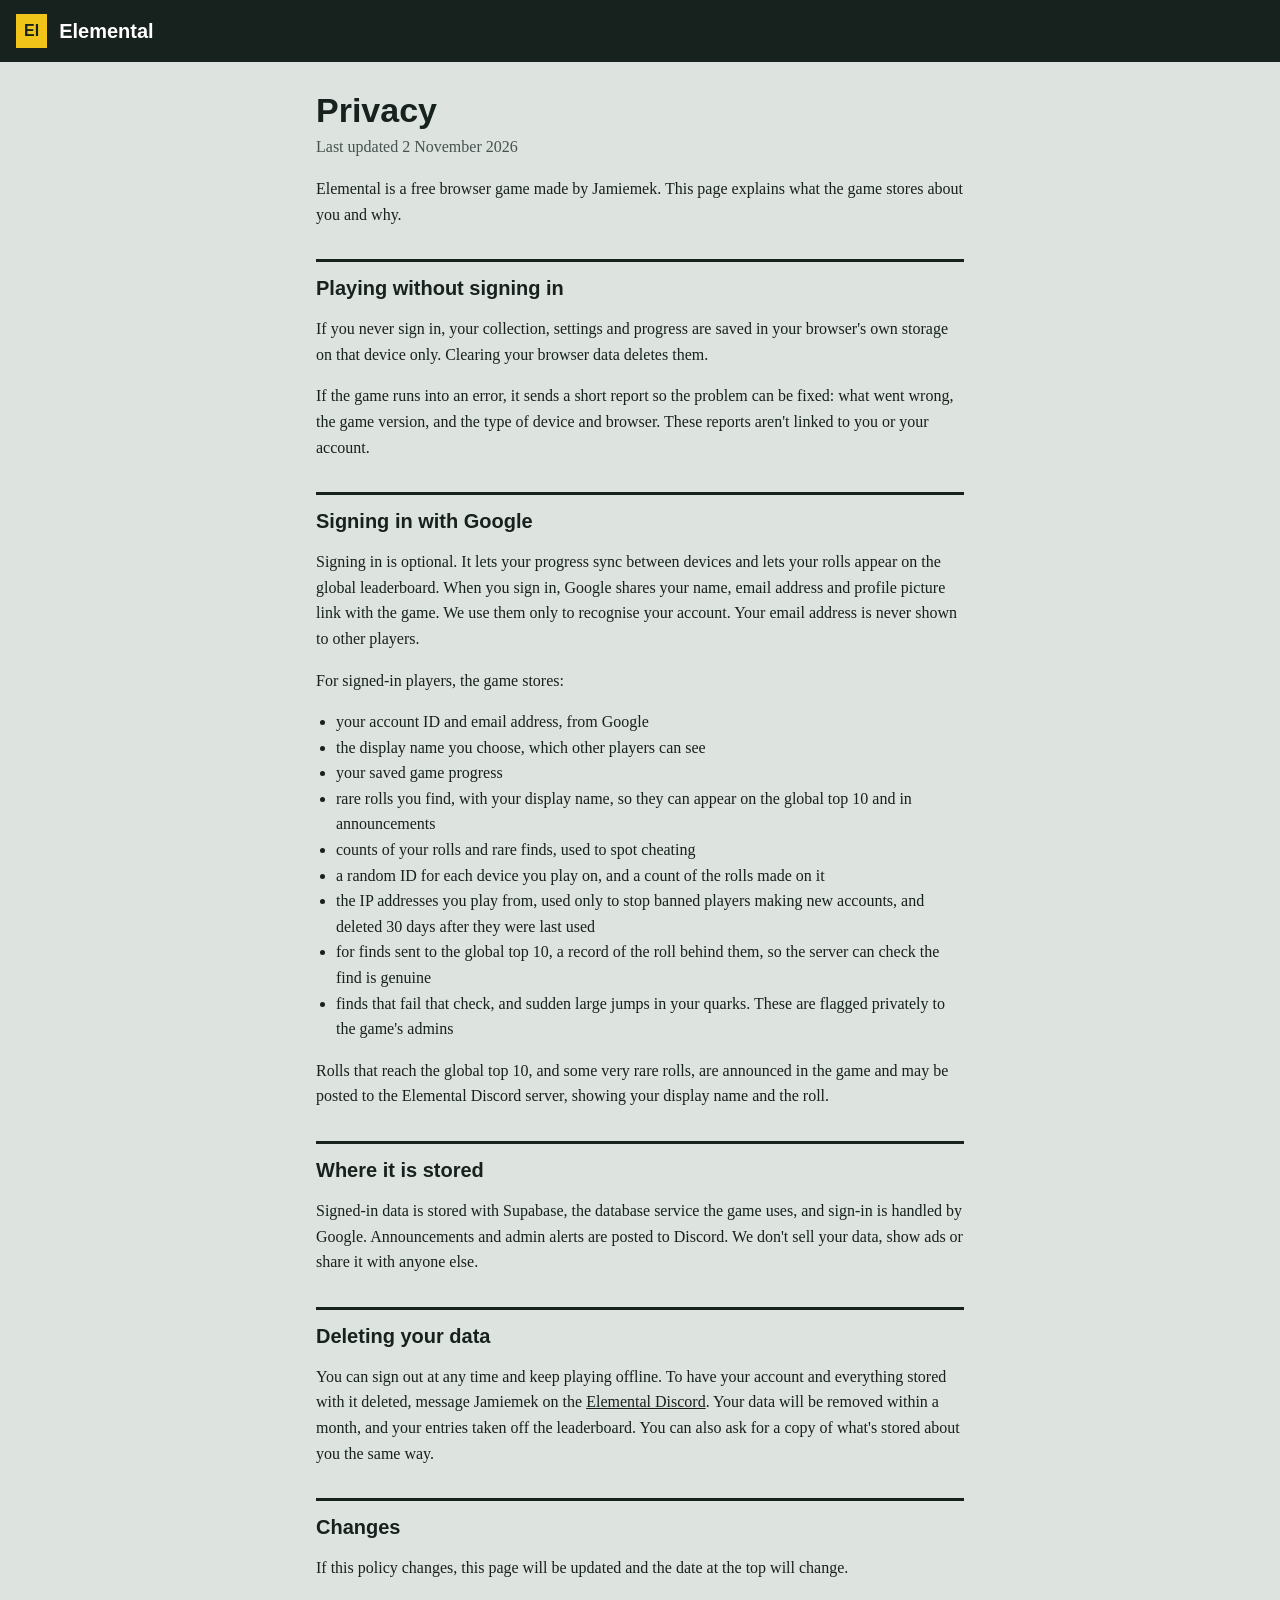
<file: privacy.html>
<!doctype html>
<html lang="en">
<head>
<meta charset="utf-8">
<meta name="viewport" content="width=device-width,initial-scale=1">
<title>Elemental · Privacy</title>
<style>
:root {
  --bench: #dde3df;
  --ink: #17211e;
  --ink-2: #46534f;
  --night: #17211e;
  --hazard: #f0c419;
  --head: "Bahnschrift","DIN Alternate","DIN 1451 Std","Avenir Next Condensed","Franklin Gothic Medium","Arial Narrow",Arial,sans-serif;
  --text: "Charter","Bitstream Charter","Sitka Text",Cambria,Georgia,serif;
}
@media (prefers-color-scheme: dark) {
  :root { --bench: #121916; --ink: #e4ebe7; --ink-2: #a9b6b1; }
}
* { box-sizing: border-box; }
body { margin: 0; background: var(--bench); color: var(--ink); font-family: var(--text); line-height: 1.6; }
header { background: var(--night); color: #fff; padding: 14px 16px; display: flex; align-items: center; gap: 12px; }
header .mark { background: var(--hazard); color: var(--night); font-family: var(--head); font-weight: 700; padding: 4px 8px; }
header a { color: #fff; font-family: var(--head); font-weight: 700; font-size: 20px; text-decoration: none; }
main { max-width: 680px; margin: 0 auto; padding: 28px 16px 60px; }
h1, h2 { font-family: var(--head); line-height: 1.2; }
h1 { font-size: 34px; margin: 0 0 4px; }
h2 { font-size: 20px; margin: 32px 0 6px; border-top: 3px solid var(--ink); padding-top: 14px; }
.sub { color: var(--ink-2); margin: 0 0 8px; }
a { color: inherit; }
ul { padding-left: 20px; }
</style>
</head>
<body>
<header><span class="mark">El</span><a href="./">Elemental</a></header>
<main>
<h1>Privacy</h1>
<p class="sub">Last updated 2 November 2026</p>
<p>Elemental is a free browser game made by Jamiemek. This page explains what the game stores about you and why.</p>

<h2>Playing without signing in</h2>
<p>If you never sign in, your collection, settings and progress are saved in your browser's own storage on that device only. Clearing your browser data deletes them.</p>
<p>If the game runs into an error, it sends a short report so the problem can be fixed: what went wrong, the game version, and the type of device and browser. These reports aren't linked to you or your account.</p>

<h2>Signing in with Google</h2>
<p>Signing in is optional. It lets your progress sync between devices and lets your rolls appear on the global leaderboard. When you sign in, Google shares your name, email address and profile picture link with the game. We use them only to recognise your account. Your email address is never shown to other players.</p>
<p>For signed-in players, the game stores:</p>
<ul>
<li>your account ID and email address, from Google</li>
<li>the display name you choose, which other players can see</li>
<li>your saved game progress</li>
<li>rare rolls you find, with your display name, so they can appear on the global top 10 and in announcements</li>
<li>counts of your rolls and rare finds, used to spot cheating</li>
<li>a random ID for each device you play on, and a count of the rolls made on it</li>
<li>the IP addresses you play from, used only to stop banned players making new accounts, and deleted 30 days after they were last used</li>
<li>for finds sent to the global top 10, a record of the roll behind them, so the server can check the find is genuine</li>
<li>finds that fail that check, and sudden large jumps in your quarks. These are flagged privately to the game's admins</li>
</ul>
<p>Rolls that reach the global top 10, and some very rare rolls, are announced in the game and may be posted to the Elemental Discord server, showing your display name and the roll.</p>

<h2>Where it is stored</h2>
<p>Signed-in data is stored with Supabase, the database service the game uses, and sign-in is handled by Google. Announcements and admin alerts are posted to Discord. We don't sell your data, show ads or share it with anyone else.</p>

<h2>Deleting your data</h2>
<p>You can sign out at any time and keep playing offline. To have your account and everything stored with it deleted, message Jamiemek on the <a href="https://discord.gg/JRjxek33se">Elemental Discord</a>. Your data will be removed within a month, and your entries taken off the leaderboard. You can also ask for a copy of what's stored about you the same way.</p>

<h2>Changes</h2>
<p>If this policy changes, this page will be updated and the date at the top will change.</p>
</main>
</body>
</html>
</file>
